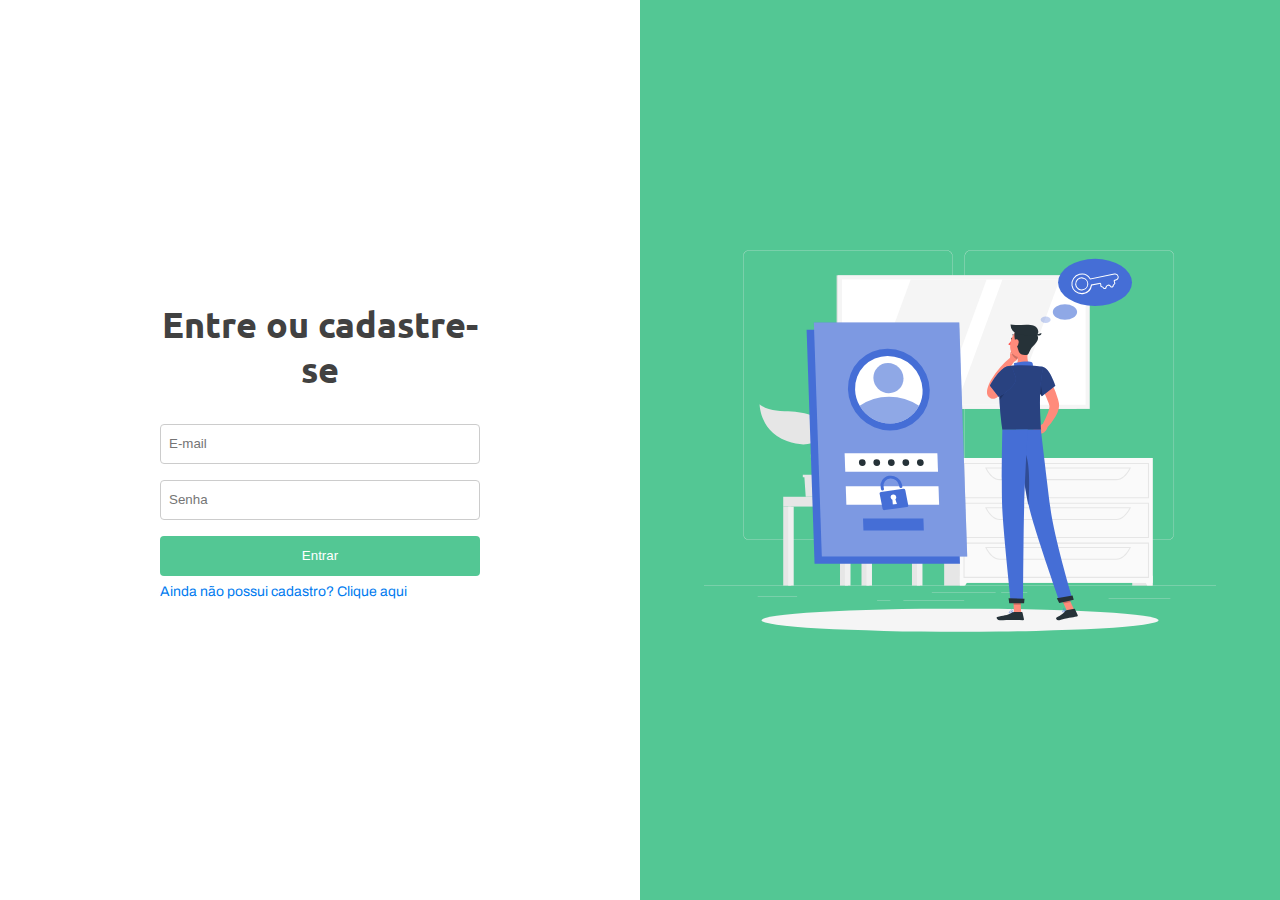
<file: index.html>
<!DOCTYPE html>
<html lang="pt-br">
<head>
	<meta charset="utf-8">
	<title>Entre ou cadastre-se</title>
	<link rel="stylesheet" type="text/css" href="css/global.css">
	<link rel="stylesheet" type="text/css" href="css/login.css">
</head>
<body>
	<main>
		<section class="painel-login">
			<div class="card">
				<h1>Entre ou cadastre-se</h1>
				<form action="#" method="#">
					<input type="email" placeholder="E-mail">
					<input type="password" placeholder="Senha">
					<button>Entrar</button>
				</form>
				<a href="cadastro.html">Ainda não possui cadastro? Clique aqui</a>
			</div>
		</section>

		<section class="painel-imagem">
			<img src="img/login.svg" alt="Login">
		</section>
	</main>
</body>
</html>
</file>
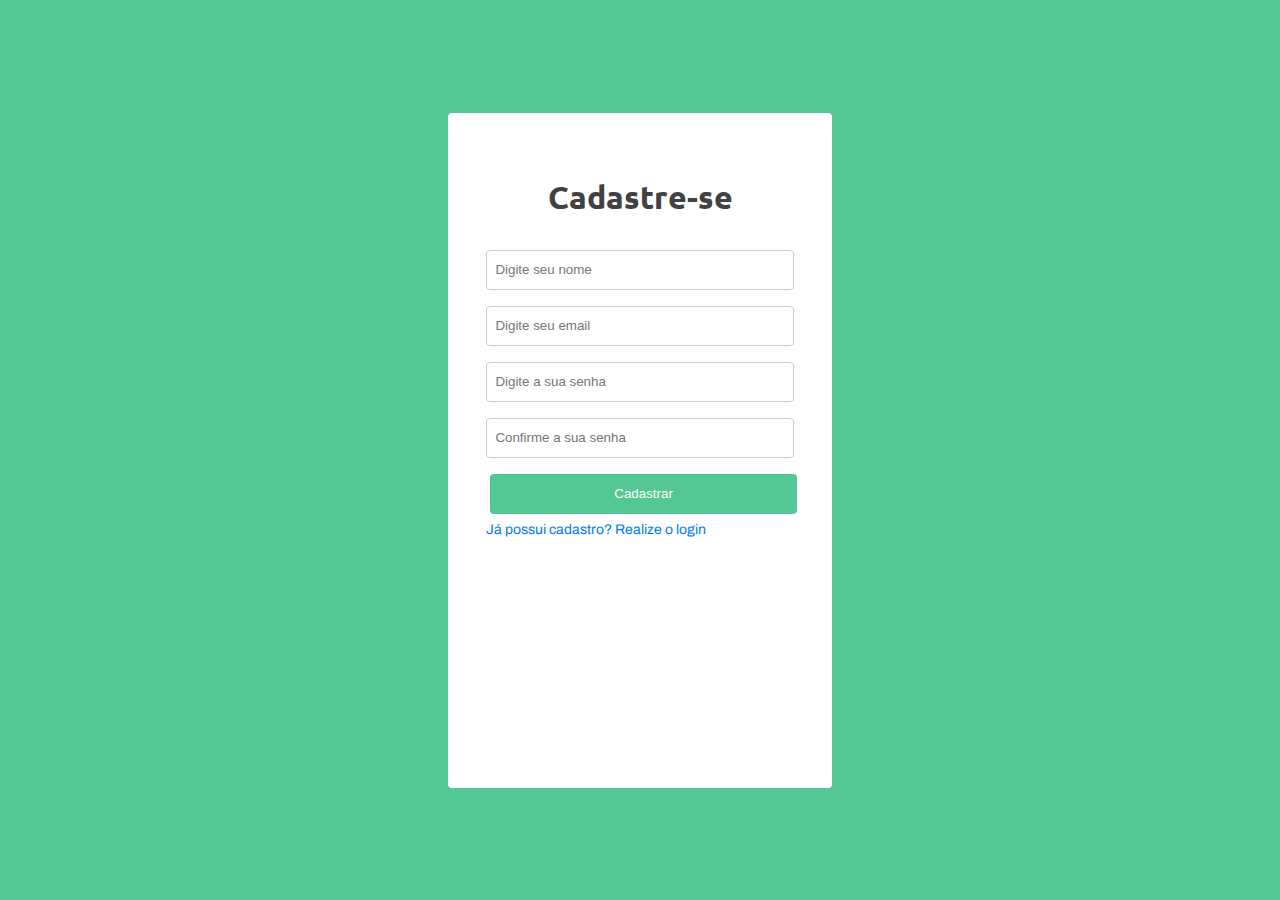
<file: cadastro.html>
<!DOCTYPE html>
<html lang="pt-br">
<head>
	<meta charset="utf-8">
	<title>Entre ou cadastre-se</title>
	<link rel="stylesheet" type="text/css" href="css/global.css">
	<link rel="stylesheet" type="text/css" href="css/cadastro.css">
</head>
<body>
	<main>
		<div class="card">
			<h1>Cadastre-se</h1>
			<form action="#" method="#">
				<input type="text" placeholder="Digite seu nome">
				<input type="email" placeholder="Digite seu email">
				<input type="password" placeholder="Digite a sua senha">
				<input type="password" placeholder="Confirme a sua senha">
				<button>Cadastrar</button>
			</form>
			<a href="index.html">Já possui cadastro? Realize o login</a>
		</div>
	</main>
</body>
</html>
</file>
<file: css/global.css>
@import url('https://fonts.googleapis.com/css2?family=Ubuntu:ital,wght@0,500;1,500&display=swap');
@import url('https://fonts.googleapis.com/css2?family=Archivo:wght@400;500;600&family=Ubuntu:ital,wght@0,500;1,500&display=swap');

* {
	margin: 0;
	padding: 0;
	box-sizing: border-box;
}

a {
	text-decoration: none;
	color: #007bef;
}

body {
	font-family: "Archivo", sans-serif;
}

h1, h2, h3, h4, h5, h6 {
	font-family: "Ubuntu", sans-serif;  
}

h1 {
	font-size: 36px;
}
</file>
<file: css/login.css>
main {
	display: flex;
	width: 100vw;
	height: 100vh;
}
.painel-login {
	width: 50%;
	height: 100%;
	background-color: #fff;
	display: flex;
	justify-content: center;
	align-items: center;
}
.card {
	width: 50%;
}
.card h1 {
	text-align: center;
	margin-bottom: 32px;
	color: #414141;
}
.card input {
	display: block;
	width: 100%;
	height: 40px;
	margin-top: 16px;
	border: 1px solid #ccc;
	border-radius: 4px;
	padding-left: 8px;
}
.card button {
	display: block;
	width: 100%;
	height: 40px;
	margin-top: 16px;
	background-color: #53c794;
	color: #fff;
	border-radius: 4px;
	border: 0px;
}
.card a {
	display: block;
	margin-top: 8px;
	font-size: 14px;
}
.painel-imagem {
	display: flex;
	align-items: center;
	justify-content: center;
	width: 50%;
	height: 100%;
	background-color: #53c794; 
}
.painel-imagem img {
	width: 80%;
}
</file>
<file: css/cadastro.css>
main {
	height: 100vh;
	width: 100vw;
	display: flex;
	align-items: center;
	justify-content: center;
	background-color: #53c794;
}

.card {
	width: 30%;
	height: 75%;
	background-color: #fff;
	border-radius: 4px;
}

.card h1 {
    font-size: 32px;
    text-align: center;
    color: #414141;
    margin-top: 64px;
    margin-bottom: 32px;
}

.card button {
	display: block;
	width: 80%;
	height: 40px;
	margin-top: 16px;
	margin-left: 42px;
	background-color: #53c794;
	color: #fff;
	border-radius: 4px;
	border: 0px;
}

.card a {
	display: block;
	width: 80%;
	margin: 8px auto 0px; 
	font-size: 14px;
}

.card input { 
    display: block;
    width: 80%;
    height: 40px;
    border: 1px solid #ccc;
    border-radius: 4px;
    margin: 16px auto 0px;
    padding-left: 8px;
}
</file>
